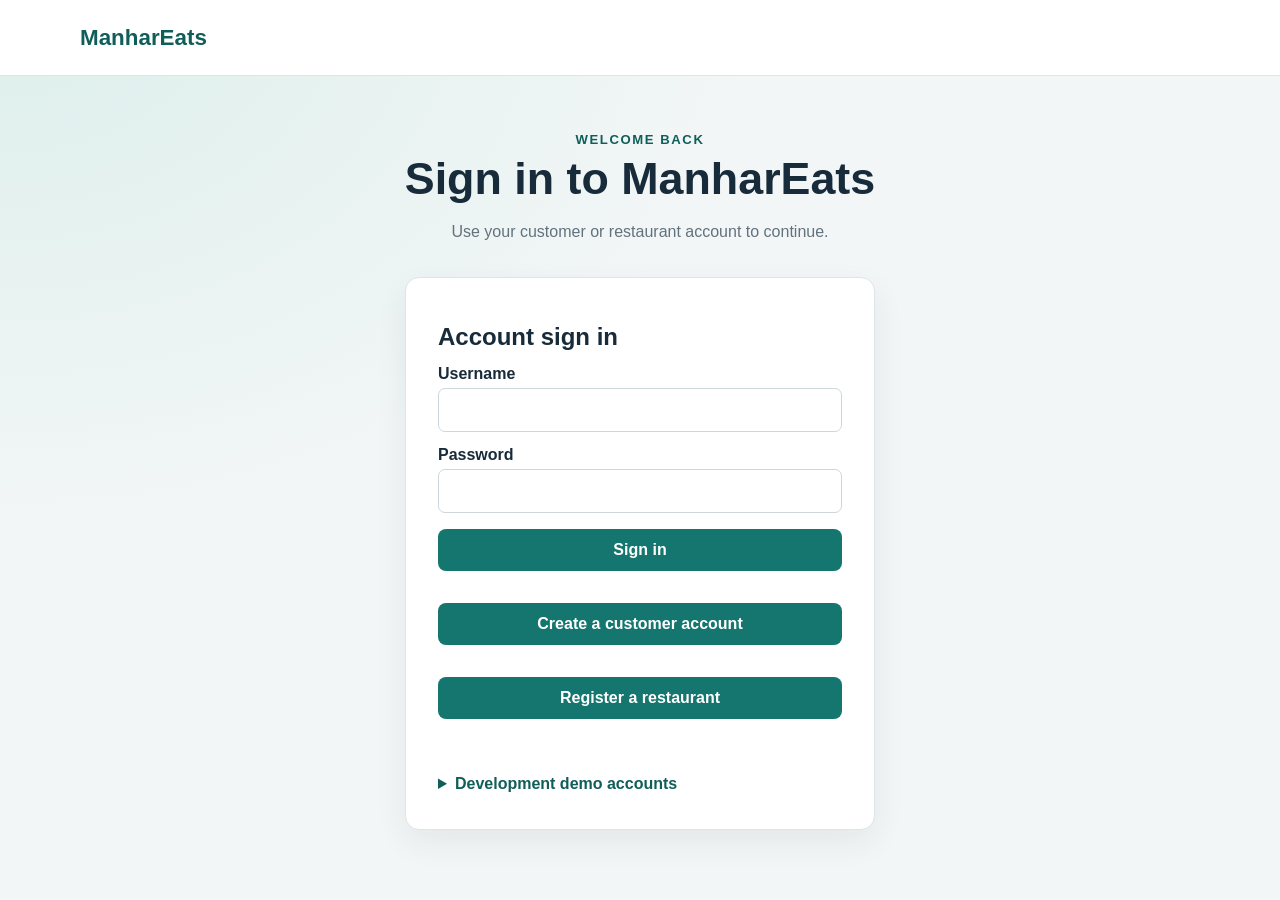
<file: project-root/frontend/index.html>
<!DOCTYPE html>
<html lang="en">
    <head>
        <meta charset="UTF-8">
        <meta name="viewport" content="width=device-width, initial-scale=1">
        <title>ManharEats</title>
        <link rel="stylesheet" href="style.css">
    </head>

    <body>
        <header class="site-header">
            <h1>ManharEats</h1>
            <div class="account-controls">
                <span id="account-name"></span>
                <span id="account-role"></span>
                <button id="deactivate-account-button" type="button" hidden>
                    Deactivate account
                </button>
                <button id="logout-button" type="button">Sign out</button>
            </div>
        </header>

        <main>
            <section id="customer-app" hidden>
                <h2>Customer account</h2>
                <p id="customer-status" role="status">Loading your account...</p>
                <div id="customer-profile"></div>
                <form id="customer-update-form">
                    <h3>Update profile</h3>
                    <label for="customer-first-name">First name</label>
                    <input id="customer-first-name" name="firstName" required maxlength="100">
                    <label for="customer-last-name">Last name</label>
                    <input id="customer-last-name" name="lastName" required maxlength="100">
                    <label for="customer-address">Address</label>
                    <input id="customer-address" name="Address" required maxlength="100">
                    <label for="customer-email">Email</label>
                    <input id="customer-email" name="emailAddress" type="email" required maxlength="100">
                    <label for="customer-phone">Phone number</label>
                    <input id="customer-phone" name="phoneNumber" required maxlength="100">
                    <label for="customer-payment">Payment method</label>
                    <select id="customer-payment" name="paymentMethod">
                        <option value="credit">credit</option>
                        <option value="debit">debit</option>
                    </select>
                    <label for="customer-username">Username</label>
                    <input id="customer-username" name="username" required maxlength="100">
                    <label for="customer-password">Password</label>
                    <input id="customer-password" name="password" type="password" required maxlength="100" autocomplete="new-password">
                    <button type="submit">Update profile</button>
                </form>
                <p id="customer-update-status" role="status"></p>
                <button id="deactivate-customer-button" type="button">Deactivate account</button>

                <section id="cart-panel" aria-labelledby="cart-heading">
                    <h3 id="cart-heading">Your cart</h3>
                    <p id="cart-status" role="status"></p>
                    <div id="cart-lines"></div>
                    <p id="cart-total"></p>
                    <button id="clear-cart-button" type="button" hidden>Clear cart</button>
                </section>

                <section id="checkout-panel" aria-labelledby="checkout-heading">
                    <h3 id="checkout-heading">Checkout</h3>
                    <form id="checkout-form">
                        <label for="payment-method">Payment method</label>
                        <input
                            id="payment-method"
                            name="paymentMethod"
                            type="text"
                            maxlength="100"
                            required
                        >
                        <button type="submit" disabled>Place order</button>
                    </form>
                    <p id="checkout-status" role="status"></p>
                </section>

                <section id="order-history-panel" aria-labelledby="history-heading">
                    <h3 id="history-heading">Order history</h3>
                    <p id="history-status" role="status"></p>
                    <div id="order-history"></div>
                </section>
            </section>

            <div id="restaurant-app" hidden>
                <section>
                    <h2>Restaurants</h2>
                    <p id="status" role="status">Loading Restaurants...</p>
                    <input type="text" id="restaurant-search" placeholder="Search restaurants by name or cuisine..." aria-label="Search restaurants">
                    <select id="cuisine-filter" aria-label="Filter by cuisine">
                    <option value="">All Cuisines</option>
                    </select>
                    <div id="restaurant-list"></div>
                </section>

                <section id="details-section">
                    <h2>Restaurant Details</h2>
                    <div id="restaurant-details">
                        <p>Select a Restaurant to view its details</p>
                    </div>
                </section>

                <section id="restaurant-management" hidden>
                    <h2>Restaurant Management</h2>
                    <label for="operation">Choose operation:</label>
                    <select id="operation">
                        <option value="create">Create restaurant</option>
                        <option value="update">Update restaurant</option>
                    </select>

                    <label id="manage-id-label" for="manage-id">Restaurant to update:</label>
                    <select id="manage-id">
                        <option value="">Select a restaurant</option>
                    </select>

                    <form id="restaurant-form">
                        <label for="name">Restaurant name:</label>
                        <input id="name" name="Name" required>

                        <label for="cuisine">Cuisine:</label>
                        <input id="cuisine" name="Cuisine" required>

                        <label for="address">Address:</label>
                        <input id="address" name="Address" required>

                        <label for="hours">Hours:</label>
                        <input id="hours" name="Hours" required>

                        <label for="photos">Photo URLs (one per line):</label>
                        <textarea id="photos" name="Photos"></textarea>

                        <button type="submit" id="save-button">
                            Create Restaurant
                        </button>
                    </form>

                    <p id="form-status" role="status"></p>
                </section>

                <section id="menu-management">
                    <h2>Menu Management</h2>
                    <label for="menu-restaurant-id">Select restaurant</label>
                    <select id="menu-restaurant-id" required>
                        <option value="">Select a restaurant</option>
                    </select>

                    <label for="menu-operation">Choose operation:</label>
                    <select id="menu-operation">
                        <option value="create">Add menu items</option>
                        <option value="update">Update menu item</option>
                    </select>

                    <label for="menu-item-id">Menu item to update:</label>
                    <select id="menu-item-id">
                        <option value="">Select a menu item</option>
                    </select>

                    <form id="menu-form">
                        <label for="menu-name">Menu item name:</label>
                        <input type="text" id="menu-name" name="name" required>
                        <label for="menu-price">Price ($):</label>
                        <input type="number" id="menu-price" name="price" min="0" step="0.01" required>
                        <label for="menu-availability">Availability:</label>
                        <select id="menu-availability" name="availability">
                            <option value="true">Available</option>
                            <option value="false">Unavailable</option>
                        </select>

                        <button type="submit" id="menu-save-button">Add Menu Item</button>
                        <p id="menu-status" role="status"></p>
                    </form>
                </section>
            </div>
        </main>

        <script type="module" src="js/main.js"></script>
    </body>
</html>
</file>
<file: project-root/frontend/style.css>
:root {
    color-scheme: light;
    font-family: "Segoe UI", Arial, sans-serif;
    color: #172b3a;
    background: #f3f6f7;
    font-synthesis: none;
    text-rendering: optimizeLegibility;
    --brand: #15766f;
    --brand-dark: #105e59;
    --border: #dce5e7;
    --muted: #62727d;
}

* {
    box-sizing: border-box;
}

body {
    min-width: 320px;
    min-height: 100vh;
    margin: 0;
    background: #f3f6f7;
}

button,
input,
select,
textarea {
    font: inherit;
}

button,
.header-link {
    border: 0;
    border-radius: 8px;
    background: var(--brand);
    color: #fff;
    font-weight: 650;
    padding: 0.75rem 1rem;
    text-decoration: none;
}

button {
    cursor: pointer;
}

button:hover:not(:disabled),
.header-link:hover {
    background: var(--brand-dark);
}

button:disabled {
    cursor: not-allowed;
    opacity: 0.62;
}

[hidden] {
    display: none !important;
}

.site-header {
    min-height: 76px;
    display: flex;
    align-items: center;
    justify-content: space-between;
    gap: 1rem;
    padding: 1rem max(1.25rem, calc((100% - 1120px) / 2));
    background: #fff;
    border-bottom: 1px solid var(--border);
}

.site-header h1 {
    margin: 0;
    font-size: 1.45rem;
}

.account-controls {
    display: flex;
    align-items: center;
    gap: 0.75rem;
}

#account-role {
    color: var(--muted);
}

#logout-button {
    padding: 0.55rem 0.8rem;
}

.brand {
    color: var(--brand-dark);
    font-size: 1.4rem;
    font-weight: 750;
    text-decoration: none;
}

main {
    width: min(1120px, calc(100% - 2rem));
    margin: 2rem auto;
}

main > section {
    margin-bottom: 1rem;
    padding: 1.25rem;
    background: #fff;
    border: 1px solid var(--border);
    border-radius: 12px;
    box-shadow: 0 5px 18px rgb(23 43 58 / 5%);
}

#restaurant-app > section {
    margin-bottom: 1rem;
    padding: 1.25rem;
    border: 1px solid var(--border);
    border-radius: 12px;
    background: #fff;
    box-shadow: 0 5px 18px rgb(23 43 58 / 5%);
}

input,
select,
textarea {
    width: 100%;
    min-height: 44px;
    padding: 0.65rem 0.75rem;
    border: 1px solid #cbd7da;
    border-radius: 7px;
    background: #fff;
    color: inherit;
}

textarea {
    min-height: 90px;
    resize: vertical;
}

label {
    display: block;
    margin: 0.85rem 0 0.35rem;
    font-weight: 600;
}

form button {
    margin-top: 1rem;
}

#restaurant-list {
    display: grid;
    grid-template-columns: repeat(auto-fit, minmax(210px, 1fr));
    gap: 0.9rem;
    margin-top: 1rem;
}

.restaurant-card {
    padding: 1rem;
    border: 1px solid var(--border);
    border-radius: 9px;
    background: #fff;
}

.restaurant-card button {
    margin-top: 0.4rem;
}

#restaurant-details > button {
    margin: 0.5rem 0;
}

.auth-page {
    background:
        radial-gradient(ellipse at top left, #dcefeb 0, transparent 42%),
        #f3f6f7;
}

.auth-shell {
    width: min(960px, calc(100% - 2rem));
    margin: 3.5rem auto;
}

.auth-intro {
    max-width: 640px;
    margin: 0 auto 2rem;
    text-align: center;
}

.auth-shell > .auth-intro {
    padding: 0;
    border: 0;
    background: transparent;
    box-shadow: none;
}

.eyebrow {
    margin: 0 0 0.4rem;
    color: var(--brand-dark);
    font-size: 0.82rem;
    font-weight: 750;
    letter-spacing: 0.12em;
    text-transform: uppercase;
}

.auth-intro h1 {
    margin: 0;
    font-size: clamp(2rem, 5vw, 2.8rem);
}

.auth-intro > p:last-child,
.auth-description {
    color: var(--muted);
    line-height: 1.55;
}

.auth-card {
    padding: clamp(1.25rem, 4vw, 2rem);
    border: 1px solid var(--border);
    border-radius: 14px;
    background: #fff;
    box-shadow: 0 12px 32px rgb(23 43 58 / 7%);
}

.auth-shell > .auth-card {
    max-width: 470px;
    margin-inline: auto;
}

.auth-card h2 {
    margin: 0.8rem 0 0;
}

.auth-card button {
    width: 100%;
}

.login-status {
    min-height: 1.3rem;
    color: #a52c2c;
}

.demo-accounts {
    margin-top: 1rem;
    color: var(--muted);
    line-height: 1.55;
}

.demo-accounts summary {
    color: var(--brand-dark);
    cursor: pointer;
    font-weight: 650;
}

.future-note {
    color: var(--muted);
}

#customer-app section {
    margin-top: 1.25rem;
    padding-top: 0.25rem;
    border-top: 1px solid var(--border);
}

#customer-app section h3 {
    margin-bottom: 0.35rem;
}

.cart-line,
.menu-item-row {
    display: flex;
    flex-wrap: wrap;
    align-items: center;
    gap: 0.55rem;
    margin: 0.65rem 0;
}

.cart-line {
    padding-bottom: 0.65rem;
    border-bottom: 1px solid var(--border);
}

.cart-line .line-name,
.menu-item-row h5 {
    flex: 1 1 10rem;
    margin: 0;
}

.cart-line input[type="number"] {
    width: 5rem;
    min-height: 40px;
}

.cart-line button,
.menu-item-row button {
    width: auto;
}

#cart-total {
    font-weight: 700;
}

.order-card {
    margin-top: 0.75rem;
    padding: 0.75rem 0.9rem;
    border: 1px solid var(--border);
    border-radius: 9px;
}

.order-card h4,
.order-card p {
    margin: 0.25rem 0;
}

.auth-notice {
    margin: 1.2rem 0 0;
    padding: 0.9rem 1rem;
    border: 1px solid #e8d6a8;
    border-radius: 9px;
    background: #fff8e6;
    color: #664f1c;
    font-size: 0.92rem;
    line-height: 1.5;
}

@media (max-width: 680px) {
    .auth-shell {
        margin-top: 2rem;
    }

    .site-header {
        padding-inline: 1rem;
    }

    .account-controls {
        flex-wrap: wrap;
        justify-content: flex-end;
    }
}
</file>
